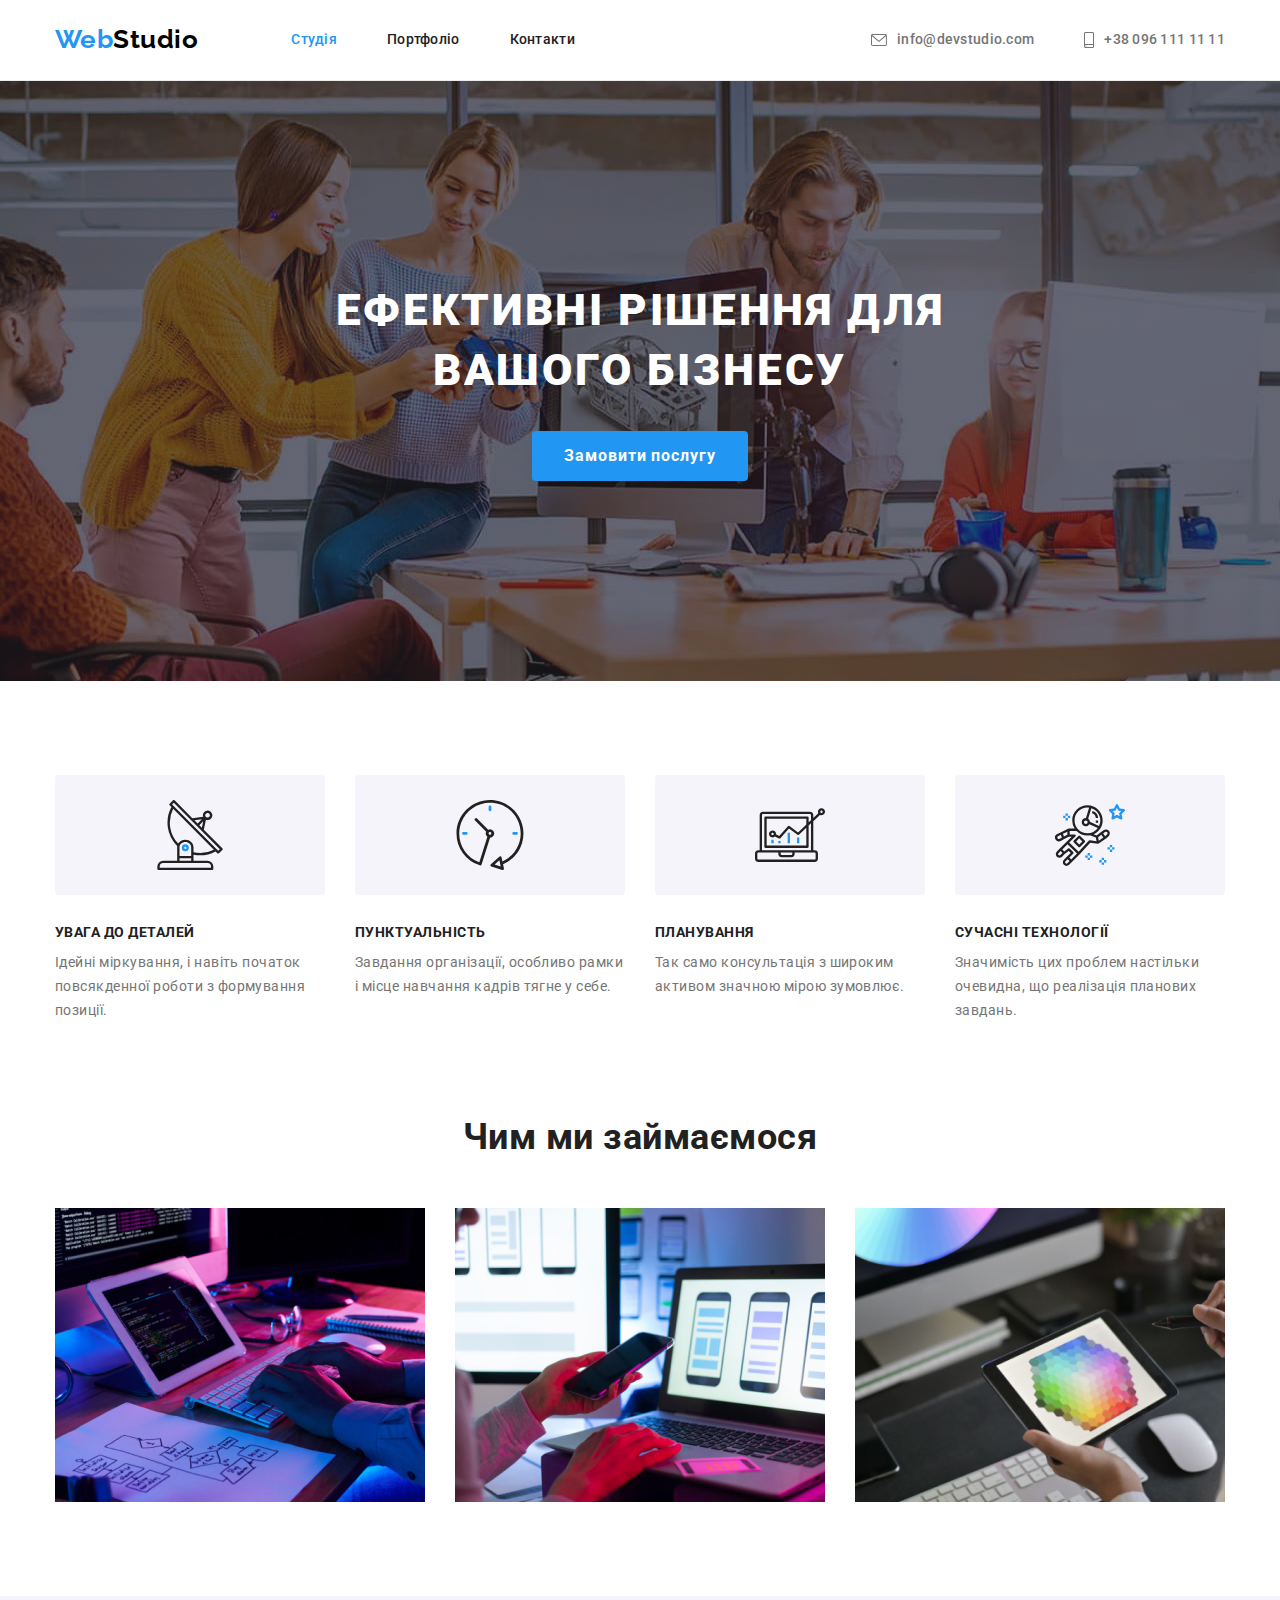
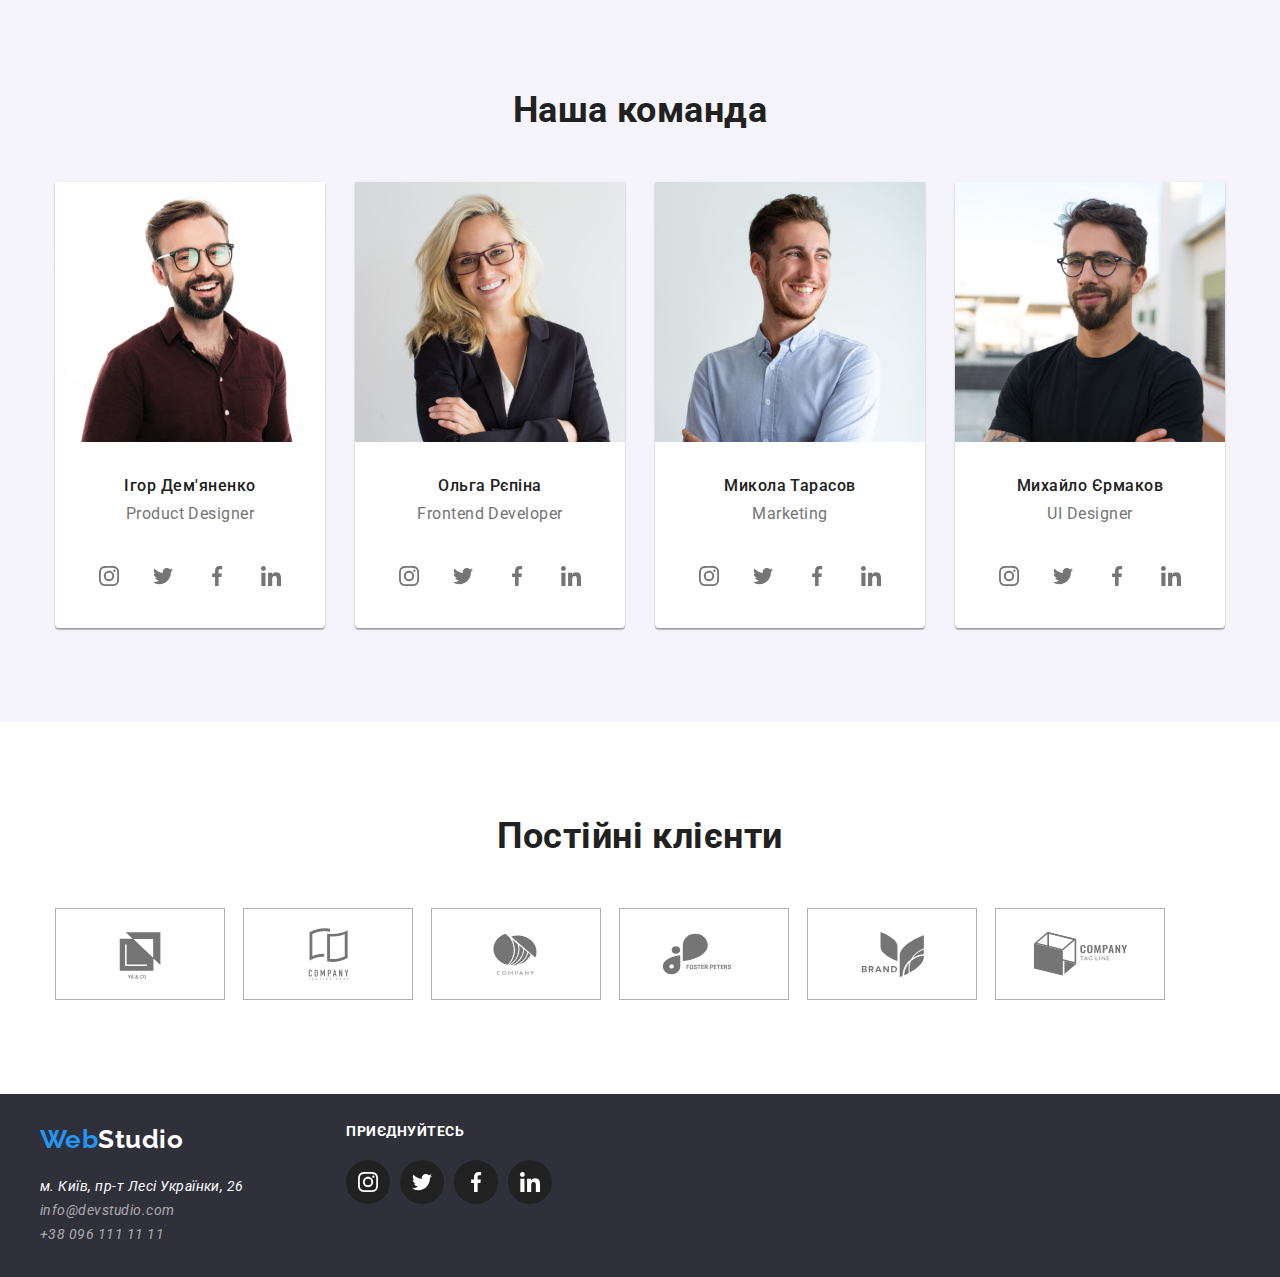
<file: index.html>
<!DOCTYPE html>
<html lang="uk">
  <head>
    <meta charset="UTF-8" />
    <meta http-equiv="X-UA-Compatible" content="IE=edge" />
    <meta name="viewport" content="width=device-width, initial-scale=1.0" />
    <title>Web Studio</title>
    <link
      href="https://fonts.googleapis.com/css2?family=Raleway:wght@700&family=Roboto:wght@400;500;700;900&display=swap"
      rel="stylesheet"
    />
    <link rel="stylesheet" href="https://cdnjs.cloudflare.com/ajax/libs/modern-normalize/1.1.0/modern-normalize.min.css" />
    <link rel="stylesheet" href="./css/styles.css" />
  </head>
  <body>
    <header class="header">
      <div class="container">
        <a href="#" class="logo" lang="en"
          ><span class="logo-web">Web</span>Studio</a
        >
        <nav>
          <ul class="site-nav">
            <li><a href="#" class="link link-studio">Студія</a></li>
            <li><a href="./portfolio.html" class="link">Портфоліо</a></li>
            <li><a href="#" class="link">Контакти</a></li>
          </ul>
        </nav>
        <div class="header-adress">
          <a href="mailto:info@devstudio.com" class="link"
            ><svg class="mail-icon icon" width="16" heigth="12">
              <use href="./images/icons.svg#icon-mail"></use>
            </svg><span>info@devstudio.com</span></a
          >
          <a href="tel:+380961111111" class="link"><svg class="phone-icon icon" width="10" heigth="16">
            <use href="./images/icons.svg#icon-smartphone"></use>
          </svg><span>+38 096 111 11 11</span>
          </a>
        </div>
      </div>
    </header>
    <main>
      <!-- СЕКЦІЯ1 HERO  -->
      <section class="hero">
        <div class="container">
          <h1 class="hero-title">Ефективні рішення для вашого бізнесу</h1>
          <button type="button">Замовити послугу</button>
        </div>
      </section>
      <!-- СЕКЦІЯ2 ОСОБЛИВОСТІ -->
      <section class="section">
        <div class="container">
          <h2 class="visually-hidden">Наші особливості</h2>
          <ul class="features-list">
            <li class="features">
              <div class="features-icons">
                <svg class="icon-feature" wigth="70" height="70">
                  <use href="./images/icons.svg#icon-antenna"></use>
                </svg>
              </div>
              <h3 class="title">УВАГА ДО ДЕТАЛЕЙ</h3>
              <p class="text">
                Ідейні міркування, і навіть початок повсякденної роботи з
                формування позиції.
              </p>
            </li>
            <li class="features">
              <div class="features-icons">
                <svg class="icon-feature" wigth="70" height="70">
                  <use href="./images/icons.svg#icon-clock"></use>
                </svg>
              </div>
              <h3 class="title">ПУНКТУАЛЬНІСТЬ</h3>
              <p class="text">
                Завдання організації, особливо рамки і місце навчання кадрів
                тягне у себе.
              </p>
            </li>
            <li class="features">
              <div class="features-icons">
                <svg class="icon-feature" wigth="70" height="70">
                  <use href="./images/icons.svg#icon-diagram"></use>
                </svg>
              </div>
              <h3 class="title">ПЛАНУВАННЯ</h3>
              <p class="text">
                Так само консультація з широким активом значною мірою зумовлює.
              </p>
            </li>
            <li class="features">
              <div class="features-icons">
                <svg class="icon-feature" wigth="70" height="70">
                  <use href="./images/icons.svg#icon-astronaut"></use>
                </svg>
              </div>
              <h3 class="title">СУЧАСНІ ТЕХНОЛОГІЇ</h3>
              <p class="text">
                Значимість цих проблем настільки очевидна, що реалізація
                планових завдань.
              </p>
            </li>
          </ul>
        </div>
      </section>
      <!-- СЕКЦІЯ3 ФОТО -->
      <section class="section photo-section">
        <div class="container">
          <h2 class="section-title">Чим ми займаємося</h2>
          <div class="photo-list">
            <img
              class="photo"
              src="./images/foto1.jpg"
              alt="пишемо коди"
              width="370"
            />
            <img
              class="photo"
              src="./images/foto2.jpg"
              alt="розробляємо проект"
              width="370"
            />
            <img
              class="photo"
              src="./images/foto3.jpg"
              alt="розробляємо дизайн"
              width="370"
            />
          </div>
        </div>
      </section>
      <!-- СЕКЦІЯ4 КОМАНДА -->
      <section class="section section-team">
        <div class="container">
          <h2 class="section-title">Наша команда</h2>
          <ul class="team-list">
            <li class="member">
              <img src="./images/igor1.jpg" alt="фото дизайнера" width="270" />
              <h3 class="title-team">Ігор Дем'яненко</h3>
              <p class="text-team" lang="en">Product Designer</p>
              <ul class="social-icons">
                <li class="social-item">
                  <svg class="social-icon" width="20" height="20">
                    <use href="./images/icons.svg#icon-instagram"></use>
                  </svg>
                </li>
                <li class="social-item">
                  <svg class="social-icon" width="20" height="20">
                    <use href="./images/icons.svg#icon-twitter"></use>
                  </svg>
                </li>
                <li class="social-item">
                  <svg class="social-icon" width="20" height="20">
                    <use href="./images/icons.svg#icon-facebook"></use>
                  </svg>
                </li>
                <li class="social-item">
                  <svg class="social-icon" width="20" height="20">
                    <use href="./images/icons.svg#icon-linkedin"></use>
                  </svg>
                </li>
              </ul>
            </li>
            <li class="member">
              <img src="./images/olga2.jpg" alt="фото розробника" width="270" />
              <h3 class="title-team">Ольга Рєпіна</h3>
              <p class="text-team" lang="en">Frontend Developer</p>
              <ul class="social-icons">
                <li class="social-item">
                  <svg class="social-icon" width="20" height="20">
                    <use href="./images/icons.svg#icon-instagram"></use>
                  </svg>
                </li>
                <li class="social-item">
                  <svg class="social-icon" width="20" height="20">
                    <use href="./images/icons.svg#icon-twitter"></use>
                  </svg>
                </li>
                <li class="social-item">
                  <svg class="social-icon" width="20" height="20">
                    <use href="./images/icons.svg#icon-facebook"></use>
                  </svg>
                </li>
                <li class="social-item">
                  <svg class="social-icon" width="20" height="20">
                    <use href="./images/icons.svg#icon-linkedin"></use>
                  </svg>
                </li>
              </ul>
            </li>
            <li class="member">
              <img
                src="./images/mykola3.jpg"
                alt="фото маркетолога"
                width="270"
              />
              <h3 class="title-team">Микола Тарасов</h3>
              <p class="text-team" lang="en">Marketing</p>
              <ul class="social-icons">
                <li class="social-item">
                  <svg class="social-icon" width="20" height="20">
                    <use href="./images/icons.svg#icon-instagram"></use>
                  </svg>
                </li>
                <li class="social-item">
                  <svg class="social-icon" width="20" height="20">
                    <use href="./images/icons.svg#icon-twitter"></use>
                  </svg>
                </li>
                <li class="social-item">
                  <svg class="social-icon" width="20" height="20">
                    <use href="./images/icons.svg#icon-facebook"></use>
                  </svg>
                </li>
                <li class="social-item">
                  <svg class="social-icon" width="20" height="20">
                    <use href="./images/icons.svg#icon-linkedin"></use>
                  </svg>
                </li>
              </ul>
            </li>
            <li class="member">
              <img
                src="./images/myhajlo4.jpg"
                alt="фото дизайнера"
                width="270"
              />
              <h3 class="title-team">Михайло Єрмаков</h3>
              <p class="text-team" lang="en">UI Designer</p>
              <ul class="social-icons">
                <li class="social-item">
                  <svg class="social-icon" width="20" height="20">
                    <use href="./images/icons.svg#icon-instagram"></use>
                  </svg>
                </li>
                <li class="social-item">
                  <svg class="social-icon" width="20" height="20">
                    <use href="./images/icons.svg#icon-twitter"></use>
                  </svg>
                </li>
                <li class="social-item">
                  <svg class="social-icon" width="20" height="20">
                    <use href="./images/icons.svg#icon-facebook"></use>
                  </svg>
                </li>
                <li class="social-item">
                  <svg class="social-icon" width="20" height="20">
                    <use href="./images/icons.svg#icon-linkedin"></use>
                  </svg>
                </li>
              </ul>
            </li>
          </ul>
        </div>
      </section>
      <!-- СЕКЦІЯ5 КЛІЄНТИ -->
      <section class="section">
        <div class="container">
          <h2 class="section-title">Постійні клієнти</h2>
          <ul class="clients-list list">
            <li class="client-icons">
              <svg class="client-logo" width="106" height="60">
                <use href="./images/icons.svg#icon-cl-logo-one"></use>
              </svg>
            </li>
            <li class="client-icons">
              <svg class="client-logo" width="106" height="60">
                <use href="./images/icons.svg#icon-cl-logo-two"></use>
              </svg>
            </li>
            <li class="client-icons">
              <svg class="client-logo" width="106" height="60">
                <use href="./images/icons.svg#icon-cl-logo-three"></use>
              </svg>
            </li>
            <li class="client-icons">
              <svg class="client-logo" width="106" height="60">
                <use href="./images/icons.svg#icon-cl-logo-four"></use>
              </svg>
            </li>
            <li class="client-icons">
              <svg class="client-logo" width="106" height="60">
                <use href="./images/icons.svg#icon-cl-logo-five"></use>
              </svg>
            </li>
            <li class="client-icons">
              <svg class="client-logo" width="106" height="60">
                <use href="./images/icons.svg#icon-cl-logo-six"></use>
              </svg>
            </li>
          </ul>
        </div>
      </section>
    </main>
    <footer class="footer">
      <div class="container">
        <div><a href="#" class="logo" lang="en"><span class="logo-web">Web</span><span class="logo-studio">Studio</span></a>
        <address>
          <ul class="fotter-adress">
            <li>
              <a href="https://goo.gl/maps/jpHeFxajVQfGKsVg7" class="adress-link" target="_blank"
                rel="noopener noreferrer nofollow">м. Київ, пр-т Лесі Українки, 26</a>
            </li>
            <li>
              <a href="mailto:info@devstudio.com" class="mail-link">info@devstudio.com</a>
            </li>
            <li>
              <a href="tel:+380961111111" class="tel-link">+38 096 111 11 11</a>
            </li>
          </ul>
        </address>
      </div>
        <div class="social-invite">
          <h3 class="title">приєднуйтесь</h3>
          <ul class="social-icons">
            <li class="social-item">
              <svg class="social-icon" width="20" height="20">
                <use href="./images/icons.svg#icon-instagram"></use>
              </svg>
            </li>
            <li class="social-item">
              <svg class="social-icon" width="20" height="20">
                <use href="./images/icons.svg#icon-twitter"></use>
              </svg>
            </li>
            <li class="social-item">
              <svg class="social-icon" width="20" height="20">
                <use href="./images/icons.svg#icon-facebook"></use>
              </svg>
            </li>
            <li class="social-item">
              <svg class="social-icon" width="20" height="20">
                <use href="./images/icons.svg#icon-linkedin"></use>
              </svg>
            </li>
          </ul>
        </div>
      </div>
    </footer>
  </body>
</html>
</file>
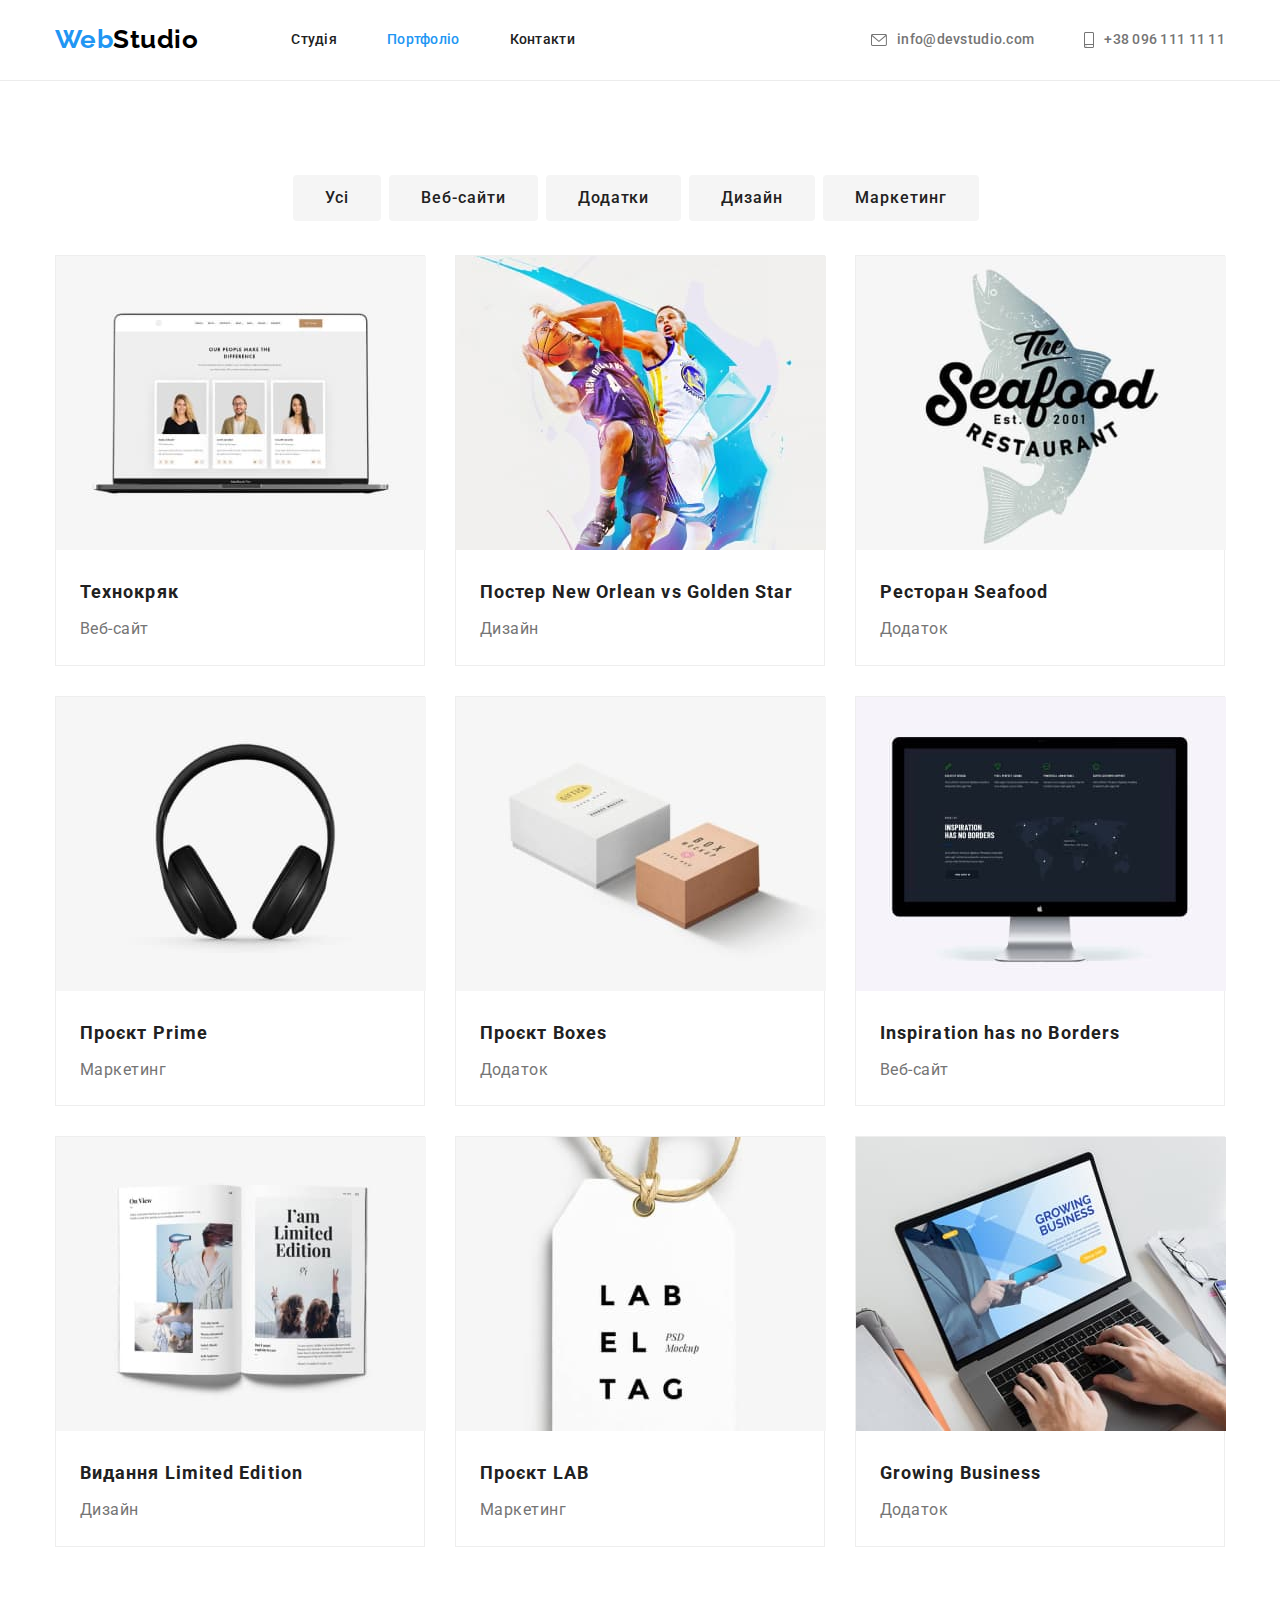
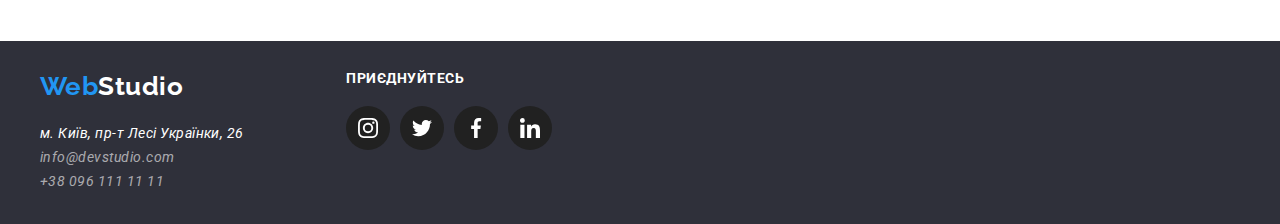
<file: portfolio.html>
<!DOCTYPE html>
<html lang="uk">
  <head>
    <meta charset="UTF-8" />
    <meta http-equiv="X-UA-Compatible" content="IE=edge" />
    <meta name="viewport" content="width=device-width, initial-scale=1.0" />
    <title>Web Studio</title> 
    <link
      href="https://fonts.googleapis.com/css2?family=Raleway:wght@700&family=Roboto:wght@400;500;700;900&display=swap"
      rel="stylesheet"
    />
    <link rel="stylesheet" href="https://cdnjs.cloudflare.com/ajax/libs/modern-normalize/1.1.0/modern-normalize.min.css" />
    <link rel="stylesheet" href="./css/styles.css" />
  </head>
  <body>
    <header class="header">
      <div class="container">
        <a href="#" class="logo" lang="en"
          ><span class="logo-web">Web</span>Studio</a
        >
        <nav>
          <ul class="site-nav">
            <li><a href="./index.html" class="link">Студія</a></li>
            <li><a href="#" class="link link-portfolio">Портфоліо</a></li>
            <li><a href="#" class="link">Контакти</a></li>
          </ul>
        </nav>
        <div class="header-adress">
          <a href="mailto:info@devstudio.com" class="link"><svg class="mail-icon icon" width="16" heigth="12">
              <use href="./images/icons.svg#icon-mail"></use>
            </svg><span>info@devstudio.com</span></a>
          <a href="tel:+380961111111" class="link"><svg class="phone-icon icon" width="10" heigth="16">
              <use href="./images/icons.svg#icon-smartphone"></use>
            </svg><span>+38 096 111 11 11</span>
          </a>
        </div>
      </div>
    </header>
    <main>
      <!-- СПИСОК BUTTON -->
      <section class="section">
        <div class="container">
          <div class="button-list">
            <h1 class="visually-hidden">Наші проекти</h1>
            <ul class="but-list">
              <li><button class="but" type="button">Усі</button></li>
              <li><button class="but" type="button">Веб-сайти</button></li>
              <li><button class="but" type="button">Додатки</button></li>
              <li><button class="but" type="button">Дизайн</button></li>
              <li><button class="but" type="button">Маркетинг</button></li>
            </ul>
          </div>
          <!-- СПИСОК НАШІ ПРОЕКТИ -->
          <ul class="work-list">
            <li class="project">
              <img src="./images/proekt1.jpg" alt="Сайт компанії" width="370" />
              <h2 class="title-work">Технокряк</h2>
              <p class="text-work">Веб-сайт</p>
            </li>
            <li class="project">
              <img
                src="./images/proekt2.jpg"
                alt="Постер баскетбольної команди"
                width="370"
              />
              <h2 class="title-work">Постер New Orlean vs Golden Star</h2>
              <p class="text-work">Дизайн</p>
            </li>
            <li class="project">
              <img
                src="./images/proekt3.jpg"
                alt="Мобільний додаток для ресторану"
                width="370"
              />
              <h2 class="title-work">Ресторан Seafood</h2>
              <p class="text-work">Додаток</p>
            </li>
            <li class="project">
              <img
                src="./images/proekt4.jpg"
                alt="Маркетинговий проект"
                width="370"
              />
              <h2 class="title-work">Проєкт Prime</h2>
              <p class="text-work">Маркетинг</p>
            </li>
            <li class="project">
              <img
                src="./images/proekt5.jpg"
                alt="Мобільний додаток для пакувальної компанії"
                width="370"
              />
              <h2 class="title-work">Проєкт Boxes</h2>
              <p class="text-work">Додаток</p>
            </li>
            <li class="project">
              <img
                src="./images/proekt6.jpg"
                alt="Сайт соціальної компанїї"
                width="370"
              />
              <h2 class="title-work">Inspiration has no Borders</h2>
              <p class="text-work">Веб-сайт</p>
            </li>
            <li class="project">
              <img
                src="./images/proekt7.jpg"
                alt="Дизайн макету журналу"
                width="370"
              />
              <h2 class="title-work">Видання Limited Edition</h2>
              <p class="text-work">Дизайн</p>
            </li>
            <li class="project">
              <img
                src="./images/proekt8.jpg"
                alt="Проект маркетингу лаб"
                width="370"
              />
              <h2 class="title-work">Проєкт LAB</h2>
              <p class="text-work">Маркетинг</p>
            </li>
            <li class="project">
              <img
                src="./images/proekt9.jpg"
                alt="Додаток для бізнес сайту"
                width="370"
              />
              <h2 class="title-work">Growing Business</h2>
              <p class="text-work">Додаток</p>
            </li>
          </ul>
        </div>
      </section>
    </main>
    <footer class="footer">
      <div class="container">
        <div><a href="#" class="logo" lang="en"><span class="logo-web">Web</span><span class="logo-studio">Studio</span></a>
          <address>
            <ul class="fotter-adress">
              <li>
                <a href="https://goo.gl/maps/jpHeFxajVQfGKsVg7" class="adress-link" target="_blank"
                  rel="noopener noreferrer nofollow">м. Київ, пр-т Лесі Українки, 26</a>
              </li>
              <li>
                <a href="mailto:info@devstudio.com" class="mail-link">info@devstudio.com</a>
              </li>
              <li>
                <a href="tel:+380961111111" class="tel-link">+38 096 111 11 11</a>
              </li>
            </ul>
          </address>
        </div>
        <div class="social-invite">
          <h3 class="title">приєднуйтесь</h3>
          <ul class="social-icons">
            <li class="social-item">
              <svg class="social-icon" width="20" height="20">
                <use href="./images/icons.svg#icon-instagram"></use>
              </svg>
            </li>
            <li class="social-item">
              <svg class="social-icon" width="20" height="20">
                <use href="./images/icons.svg#icon-twitter"></use>
              </svg>
            </li>
            <li class="social-item">
              <svg class="social-icon" width="20" height="20">
                <use href="./images/icons.svg#icon-facebook"></use>
              </svg>
            </li>
            <li class="social-item">
              <svg class="social-icon" width="20" height="20">
                <use href="./images/icons.svg#icon-linkedin"></use>
              </svg>
            </li>
          </ul>
        </div>
      </div>
    </footer>
  </body>
</html>
</file>
<file: css/styles.css>
:root {
  --primary-text-color: #757575;
  --title-text-color: #212121;
  --primary-white-color: #ffffff;
  --footer-text-color: rgba(255, 255, 255, 0.6);
  --accent-color: #2196f3;
  --background-color: #f5f4fa;
}

h1,
h2,
h3,
p,
ul {
  margin: 0;
}

body {
  background-color: var(--primary-white-color);
  color: var(--primary-text-color);
  font-family: "Roboto", sans-serif;
  letter-spacing: 0.03em;
}

.container {
  width: 1200px;
  margin: 0 auto;
  padding: 0 15px;
}

.section {
  padding: 94px 0;
}

ul {
  list-style: none;
  padding-left: 0;
}

a {
  text-decoration: none;
}

/* ОСНОВНА СТОРІНКА */
/* header */
.header {
  border-bottom: 1px solid #ececec;
}

.header .container {
  display: flex;
  align-items: center;
}

.logo {
  margin: 24px 93px 25px 0;
  text-decoration: none;
  color: #000000;
  font-family: "Raleway", sans-serif;
  font-weight: 700;
  font-size: 26px;
  line-height: 1.2;
}

.logo-web {
  color: var(--accent-color);
}

.logo-studio {
  color: var(--primary-white-color);
}

.site-nav {
  display: flex;
}

.site-nav .link {
  margin-right: 50px;
  color: var(--title-text-color);
  font-weight: 500;
  font-size: 14px;
  line-height: 1.14;
  letter-spacing: 0.02em;
}

.site-nav .link:hover,
.site-nav .link:focus,
.site-nav .link-studio:active,
.site-nav .link-portfolio:active {
  color: var(--accent-color);
}

.site-nav .link-studio,
.site-nav .link-portfolio {
  color: var(--accent-color);
}

.link {
  display: flex;
  align-items: center;
  color: var(--primary-text-color);
  font-weight: 500;
  font-size: 14px;
  line-height: 1.14;
  letter-spacing: 0.02em;
}

.link:hover,
.link:focus {
  color: var(--accent-color);
}

.link .icon {
  margin-right: 10px;
  fill: currentColor;
}

.mail-icon {
  width: 16px;
  height: 12px;
}

.phone-icon {
  width: 10px;
  height: 16px;
}

.header-adress {
  margin-left: auto;
  display: flex;
}

.header-adress .link:last-child {
  margin-left: 50px;
}

/* СЕКЦІЇ */

.section-title {
  margin-bottom: 50px;
  color: var(--title-text-color);
  font-weight: 700;
  font-size: 36px;
  line-height: 1.16;
  text-align: center;
}

/* < !-- СЕКЦІЯ1 HERO --> */
.hero {
  padding-top: 200px;
  padding-bottom: 200px;
  background-color: #c4c4c4;
  background-image: linear-gradient(
      rgba(47, 48, 58, 0.4),
      rgba(47, 48, 58, 0.4)
    ),
    url(../images/hero-bg.jpg);
  background-repeat: no-repeat;
  background-position: center;
  background-size: cover;
}

.hero-title {
  margin-bottom: 30px;
  margin-left: auto;
  margin-right: auto;
  width: 696px;
  color: var(--primary-white-color);
  font-weight: 900;
  font-size: 44px;
  line-height: 1.36;
  text-align: center;
  letter-spacing: 0.06em;
  text-transform: uppercase;
}

/* < !-- СЕКЦІЯ2 ОСОБЛИВОСТІ --> */
.visually-hidden {
  position: absolute;
  white-space: nowrap;
  width: 1px;
  height: 1px;
  overflow: hidden;
  border: 0;
  padding: 0;
  clip: rect(0 0 0 0);
  clip-path: inset(50%);
  margin: -1px;
}

.features-icons {
  width: 270px;
  height: 120px;
  margin-bottom: 30px;
  background-color: var(--background-color);
  border-radius: 4px;
}

.icon-feature {
  width: 70px;
  height: 70px;
  margin: 25px 100px;
}

.features-list {
  display: flex;
}

.features-list .features:not(:last-child) {
  margin-right: 30px;
}

.title {
  margin-bottom: 10px;
  color: var(--title-text-color);
  font-weight: 700;
  font-size: 14px;
  line-height: 1.14;
  text-transform: uppercase;
}

/* < !-- СЕКЦІЯ3 ФОТО --> */
.photo-section {
  padding-top: 0;
}

.photo-list {
  display: flex;
}

.photo-list .photo:not(:last-child) {
  margin-right: 30px;
}

/* < !-- СЕКЦІЯ4 КОМАНДА --> */
.section-team {
  background-color: var(--background-color);
}

.team-list {
  display: flex;
}

.member {
  box-shadow: 0px 1px 3px rgba(0, 0, 0, 0.12), 0px 1px 1px rgba(0, 0, 0, 0.14),
    0px 2px 1px rgba(0, 0, 0, 0.2);
  border-radius: 0px 0px 4px 4px;
  background-color: var(--primary-white-color);
}

.team-list .member:not(:last-child) {
  margin-right: 30px;
}

.title-team {
  margin-top: 30px;
  margin-bottom: 10px;
  text-align: center;
  color: var(--title-text-color);
  font-weight: 500;
  font-size: 16px;
  line-height: 1.18;
}

.text {
  font-size: 14px;
  line-height: 1.71;
}

.text-team {
  margin-bottom: 30px;
  text-align: center;
  font-size: 16px;
  line-height: 1.18;
}

.social-icons {
  display: flex;
}

.social-item {
  width: 44px;
  height: 44px;
  margin: 0 10px 30px 0;
  border-radius: 50%;
  background-color: var(--primary-white-color);
  color: var(--primary-text-color);
}

.social-item:first-child {
  margin-left: 32px;
}

.social-icon {
  margin: 12px 12px;
  fill: currentColor;
}

.social-item:hover {
  background-color: var(--accent-color);
  color: var(--primary-white-color);
}

/* СЕКЦІЯ5 КЛІЄНТИ */
.clients-list {
  display: flex;
}
.client-icons {
  width: 170px;
  height: 92px;
  border: 1px solid #afb1b8;
  margin-right: 18px;
}
.client-icons:last-child {
  margin-right: 0;
}

.client-icons:hover,
.client-icons:focus {
  color: var(--accent-color);
  border-color: var(--accent-color);
}

.client-logo {
  margin: 16px 32px;
  fill: currentColor;
}

/* BUTTON */
button {
  padding: 10px 32px;
  border-radius: 4px;
  border: 0;
  margin-left: auto;
  margin-right: auto;
  background-color: var(--accent-color);
  color: var(--primary-white-color);
  font-weight: 700;
  font-size: 16px;
  line-height: 1.88;
  display: flex;
  align-items: center;
  text-align: center;
  letter-spacing: 0.06em;
  text-decoration: none;
  cursor: pointer;
}

/* FOOTER */
.footer {
  background: #2f303a;
}

.footer .container {
  display: flex;
  padding: 30px 0;
}

.fotter-adress {
  margin-top: 20px;
  font-weight: 400;
  font-size: 14px;
  line-height: 1.71;
}

.adress-link {
  color: var(--primary-white-color);
}

.adress-link:hover,
.adress-link:focus {
  color: var(--accent-color);
}

.mail-link {
  color: var(--footer-text-color);
}

.mail-link:hover,
.mail-link:focus {
  color: var(--accent-color);
}

.tel-link {
  color: var(--footer-text-color);
}

.tel-link:hover,
.tel-link:focus {
  color: var(--accent-color);
}

.social-invite {
  margin-left: 70px;
}

.social-invite .title {
  margin-bottom: 20px;
  color: var(--primary-white-color);
}

.social-invite .social-item {
  background-color: var(--title-text-color);
}

.social-invite .social-item:hover,
.social-invite .social-item:focus {
  background-color: var(--accent-color);
}

.social-invite .social-item:first-child {
  margin-left: 0;
}

.social-invite .social-icon {
  fill: var(--primary-white-color);
}

/* ПОРТФОЛІО */
/* СПИСОК BUTTON */
.but-list {
  display: flex;
  justify-content: center;
  margin-bottom: 34px;
}

.but {
  margin-right: 8px;
  background-color: #f5f5f5;
  color: var(--title-text-color);
  font-weight: 500;
  font-size: 16px;
  line-height: 1.62;
  text-align: center;
  text-decoration: none;
  cursor: pointer;
}

.but:hover,
.but:focus {
  background-color: var(--accent-color);
  color: var(--primary-white-color);
  box-shadow: 0px 3px 1px rgba(0, 0, 0, 0.1), 0px 1px 2px rgba(0, 0, 0, 0.08),
    0px 2px 2px rgba(0, 0, 0, 0.12);
  border-radius: 4px;
}

/* СПИСОК НАШІ ПРОЕКТИ */
.work-list {
  display: flex;
  flex-wrap: wrap;
}

.work-list .project {
  width: calc((100% - 60px) / 3);
  margin-right: 30px;
  margin-bottom: 30px;
  border: 1px solid #eeeeee;
}

.work-list .project:nth-child(3n) {
  margin-right: 0;
}

.work-list .project:nth-last-child(-n + 3) {
  margin-bottom: 0;
}

.work-list .project:hover {
  border: 1px solid #eeeeee;
  box-shadow: 0px 1px 1px rgba(0, 0, 0, 0.12), 0px 4px 4px rgba(0, 0, 0, 0.06),
    1px 4px 6px rgba(0, 0, 0, 0.16);
}

.title-work {
  margin: 20px 0 4px 24px;
  color: var(--title-text-color);
  font-weight: 700;
  font-size: 18px;
  line-height: 2;
  letter-spacing: 0.06em;
}

.text-work {
  margin: 0 0 20px 24px;
  font-size: 16px;
  line-height: 1.88;
}
</file>
